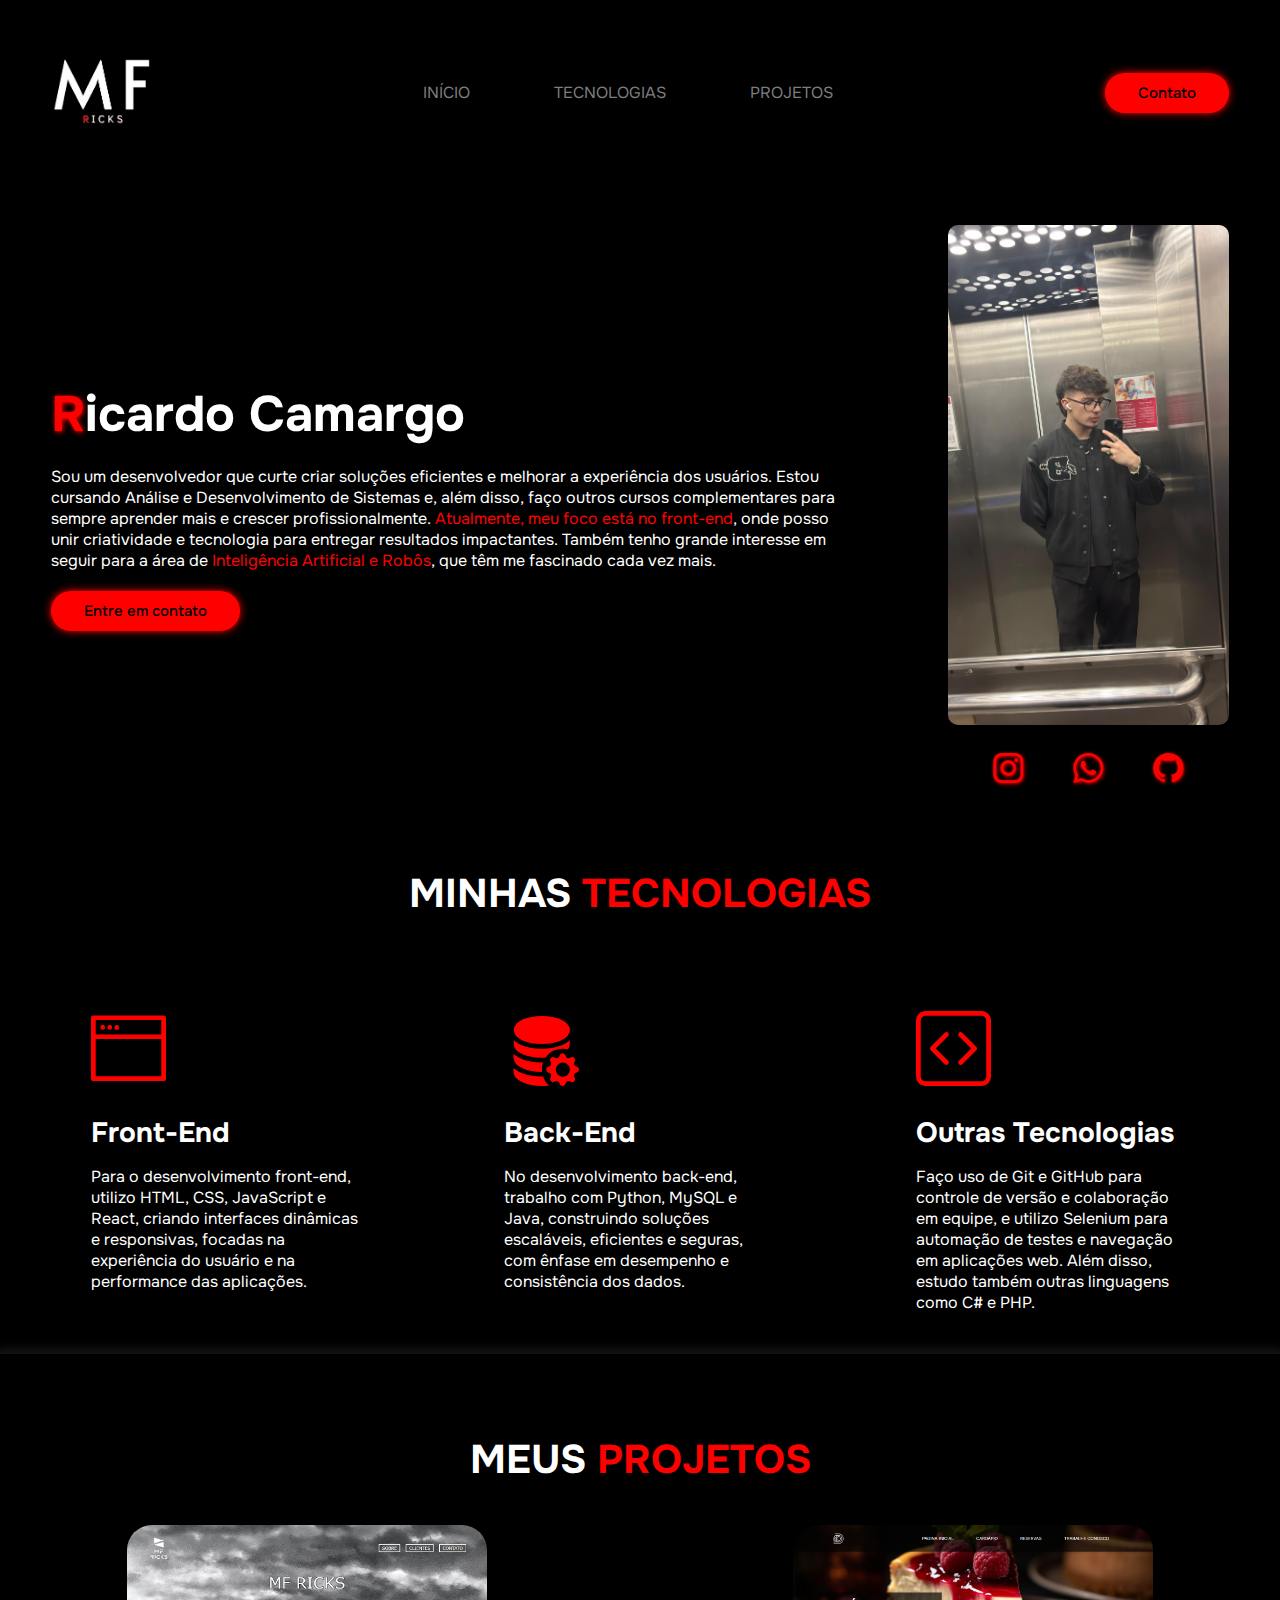
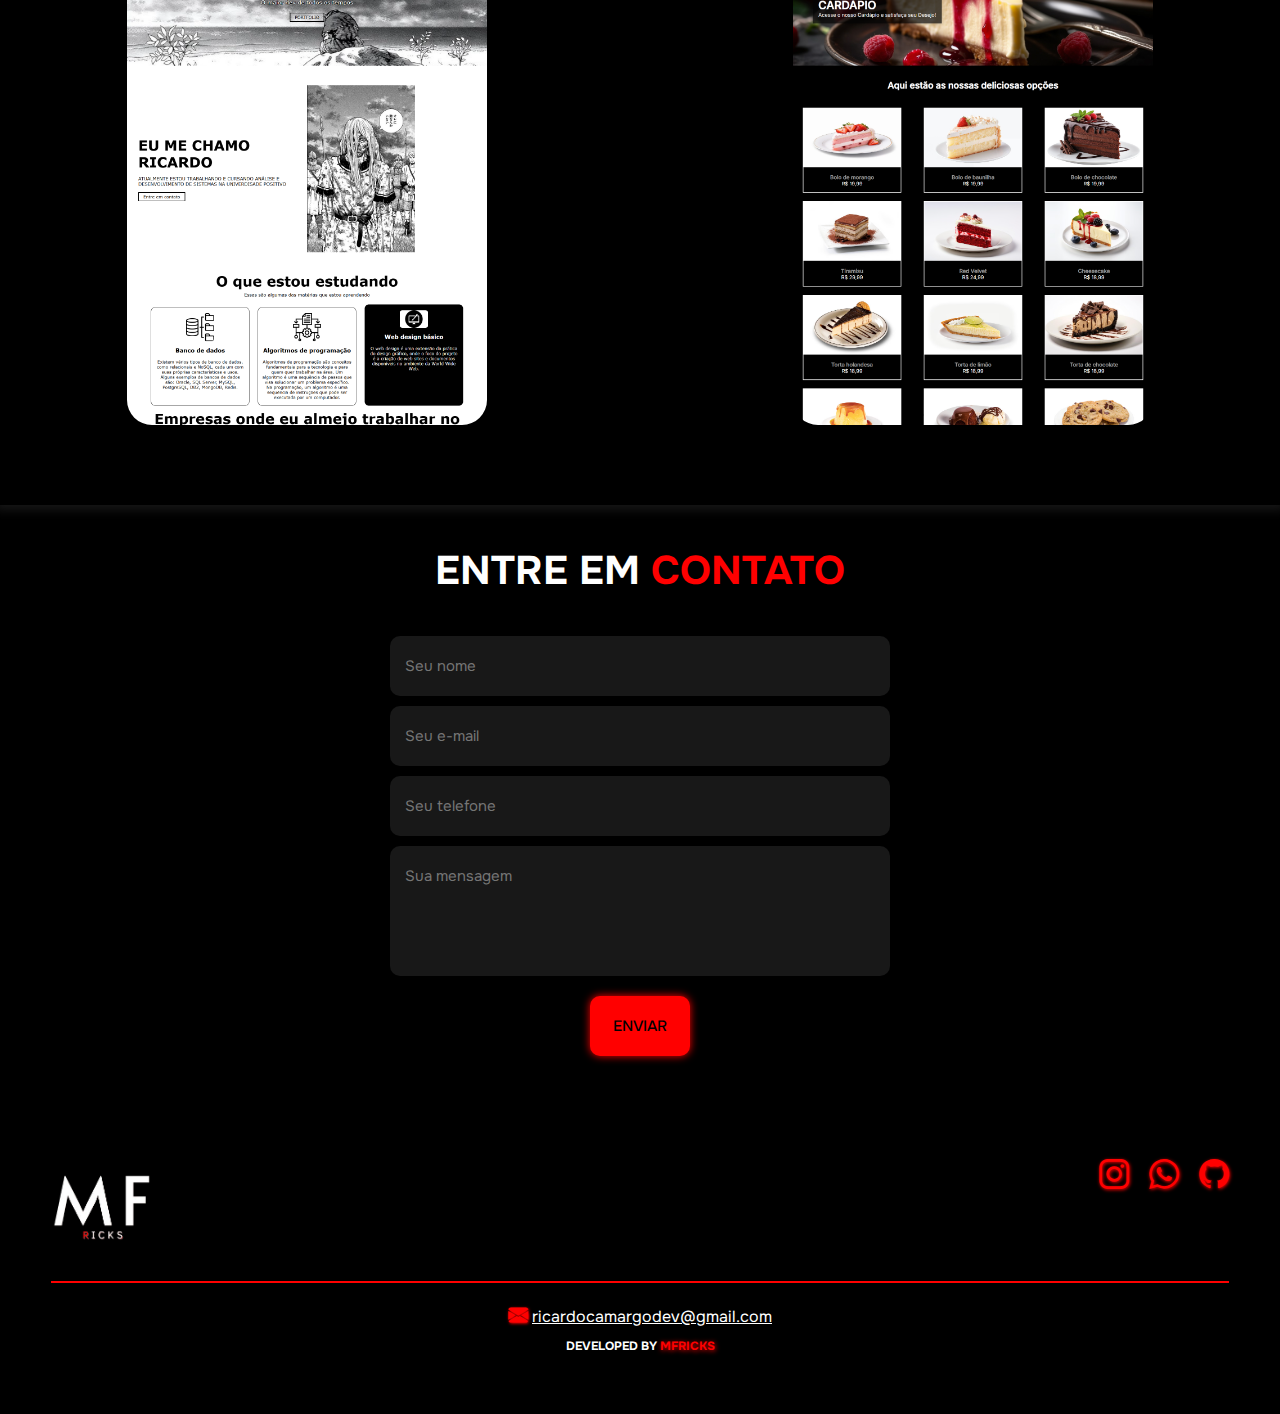
<file: index.html>
<!DOCTYPE html>
<html lang="PT-BRT">
<head>
    <meta charset="UTF-8">
    <meta name="viewport" content="width=device-width, initial-scale=1.0">
    <!--GOOGLE FONTS-->
    <link rel="preconnect" href="https://fonts.googleapis.com">
    <link rel="preconnect" href="https://fonts.gstatic.com" crossorigin>
    <link href="https://fonts.googleapis.com/css2?family=Onest:wght@100..900&display=swap" rel="stylesheet">
    <!--FIM GOOGLE FONTS-->
    <!--BOOTSTRAP ICONS-->
    <link rel="stylesheet" href="https://cdn.jsdelivr.net/npm/bootstrap-icons@1.11.3/font/bootstrap-icons.min.css">
    <!--FIM BOOSTRAP ICONS-->
    <link rel="stylesheet" href="style.css">
    <script src="script.js" defer></script>
    <title>Ricardo Camargo</title>
</head>

<main>
    <body>
    
        <header>
            <div class="interface">
                <div class="logo">
                    <a href="index.html">
                        <img src="img/mf2.png" alt="Logo MFRICKS">
                    </a>
                </div><!--Logo-->
                <nav class="menu-desktop">
                    <ul class="ul">
                        <li><a href="index.html">INÍCIO</a></li>
                        <li><a href="#tecnologias">TECNOLOGIAS</a></li>                     
                        <li><a href="#projetos">PROJETOS</a></li>                       
                    </ul>
                </nav>
                <div class="btn-contato">
                    <a href="#contato">
                        <button>Contato</button>
                    </a>
                </div> <!--Btn-contato-->

                <div class="btn-abrirMenu" id="btn-menu">
                    <i class="bi bi-list"></i>
                </div>
                <div class="menu-mobile" id="menu-mobile">
                    <div class="btn-fechar"><i class="bi bi-x-lg"></i></div>
                    <nav>
                        <ul class="ul">
                            <li><a href="index.html">INÍCIO</a></li>
                            <li><a href="#tecnologias">TECNOLOGIAS</a></li>                     
                            <li><a href="#projetos">PROJETOS</a></li>       
                            <li><a href="#">CONTATO</a></li>                
                        </ul>
                    </nav>
                </div><!--Menu Mobile-->
                
                <div class="overlay-menu" id="overlay-menu"></div>
            </div><!--Interface-->
        </header><!--Header-->
        
        <section class="topo-do-site">
            <div class="interface">
                <div class="flex">
                    <div class="apresentacao-text">
                        <h1><span>R</span>icardo Camargo</h1>
                        <p>Sou um desenvolvedor que curte criar soluções eficientes e melhorar a experiência dos usuários. Estou cursando Análise e Desenvolvimento de Sistemas e, além disso, faço outros cursos complementares para sempre aprender mais e crescer profissionalmente.  <span>Atualmente, meu foco está no front-end</span>, onde posso unir criatividade e tecnologia para entregar resultados impactantes. Também tenho grande interesse em seguir para a área de <span>Inteligência Artificial e Robôs</span>, que têm me fascinado cada vez mais.</p>

                        <div class="btn-contato">
                            <a href="#contato">
                                <button>Entre em contato</button>
                            </a>
                        </div>
                    </div>
                    <div class="apresentao-midias">
                        <img src="img/ricardo.jpeg" alt="descrição da imagem">
                            <div class="links">
                                <a href="https://www.instagram.com/mfrickss/" target="_blank"><i class="bi bi-instagram"></i></a>
                                <a href="https://wa.me/5541988386211" target="_blank"><i class="bi bi-whatsapp"></i></a>
                                <a href="https://github.com/MFrickss"target="_blank"><i class="bi bi-github"></i></a>
                            </div>
                    </div>
                </div> <!--Flex-->
            </div> <!--Interface-->
        </section> <!--Topo do site-->
        
        <section class="tecnologias"> 
            <div class="interface">
                    <h2 id="tecnologias" class="titulo">MINHAS <span>TECNOLOGIAS</span></h2>
                    <div class="flex">
                            <div class="tecno-box">
                                <i class="bi bi-window-fullscreen"></i>
                                <h3 class="nome-tec">Front-End</h3>
                                <p class="desc-tec">Para o desenvolvimento front-end, utilizo HTML, CSS, JavaScript e React, criando interfaces dinâmicas e responsivas, focadas na experiência do usuário e na performance das aplicações.</p>                        
                            </div>
                            <div class="tecno-box">
                                <i class="bi bi-database-fill-gear"></i>
                                <h3 class="nome-tec">Back-End</h3>
                                <p class="desc-tec">No desenvolvimento back-end, trabalho com Python, MySQL e Java, construindo soluções escaláveis, eficientes e seguras, com ênfase em desempenho e consistência dos dados.</p>
                            </div>
                            <div class="tecno-box">
                                <i class="bi bi-code-square"></i>
                                <h3 class="nome-tec">Outras Tecnologias</h3>
                                <p class="desc-tec">Faço uso de Git e GitHub para controle de versão e colaboração em equipe, e utilizo Selenium para automação de testes e navegação em aplicações web. Além disso, estudo também outras linguagens como C# e PHP.</p>
                            </div>                   
                    </div><!--Flex-->
            </div> <!--Interface-->
        </section><!--Tecnologias-->
   
        <section class="portfolio">
            <div class="interface">
                <h2 id="projetos" class="titulo">MEUS <span>PROJETOS</span></h2>
                <div class="flex">
                    <div class="img-port" style="background-image: url('img/wow.png');">
                        <div class="overlay">
                            <a href="https://github.com/MFrickss/Meu-primeiro-portf-lio" target="_blank">Link para o GitHub<a>                             
                        </div>
                    </div>  
                    <div class="img-port" style="background-image: url('img/dd.png');">
                        <div class="overlay">                        
                            <a href="https://github.com/MFrickss/Dessert-Delight" target="_blank">Link para o GitHub</a>
                        </div> 
                    </div>
                <!--<div class="img-port" style="background-image: url(/img/wow.png);"> 
                        <div class="overlay">Projeto 3</div>
                    </div> -->
                </div><!--Flex-->
            </div><!--Interface-->     
        </section><!--Portfólio-->
            
        <section class="contato">
            <div class="interface">
                    <h2 id="contato" class="titulo">ENTRE EM <span>CONTATO</span></h2>
                    <form action="https://formsubmit.co/ricardocamargodev@gmail.com"
                    method="POST">
                        <input type="hidden" name="_captcha" value="false">
                        <input type="text" name="nome" id="nome" placeholder="Seu nome" required>
                        <input type="text" name="email" id="email" placeholder="Seu e-mail" required>
                        <input type="number" name="numero" id="numero" placeholder="Seu telefone">
                        <textarea name="mensagem" id="mensagem" placeholder="Sua mensagem" required></textarea>
                        <div class="btn-enviar"><input type="submit" value="ENVIAR"></div>
                    </form><!--Form-->
            </div><!--Interface-->
            
        </section><!--Contato-->
       
        <footer>
            <div class="interface">
                <div class="lineFooter">
                    <div class="flex">
                        <div class="logo">
                            <a href="index.html">
                                <img src="img/mf2.png" alt="Logo MFRICKS">
                            </a>
                        </div><!--Logo-->
                        <div class="links">
                            <a href="https://www.instagram.com/mfrickss/" target="_blank"><i class="bi bi-instagram"></i></a>
                            <a href="https://wa.me/5541988386211" target="_blank"><i class="bi bi-whatsapp"></i></a>
                            <a href="https://github.com/MFrickss"target="_blank"><i class="bi bi-github"></i></a>
                        </div><!--Links--> 
                    </div>               
                </div><!--Line Footer-->
                <div class="lineFooter borda">
                    <p><i class="bi bi-envelope-fill"></i> <a href="mailto:ricardocamargodev@gmail.com">ricardocamargodev@gmail.com</a></p>
                    <h3>DEVELOPED BY <span data-value="MFRICKS">MFRICKS</span></h3>
                </div>
            </div> <!--Interface-->

        </footer><!--Final Footer-->
           
    </body><!--Body-->
</main><!--Main--> 
</html>
</file>
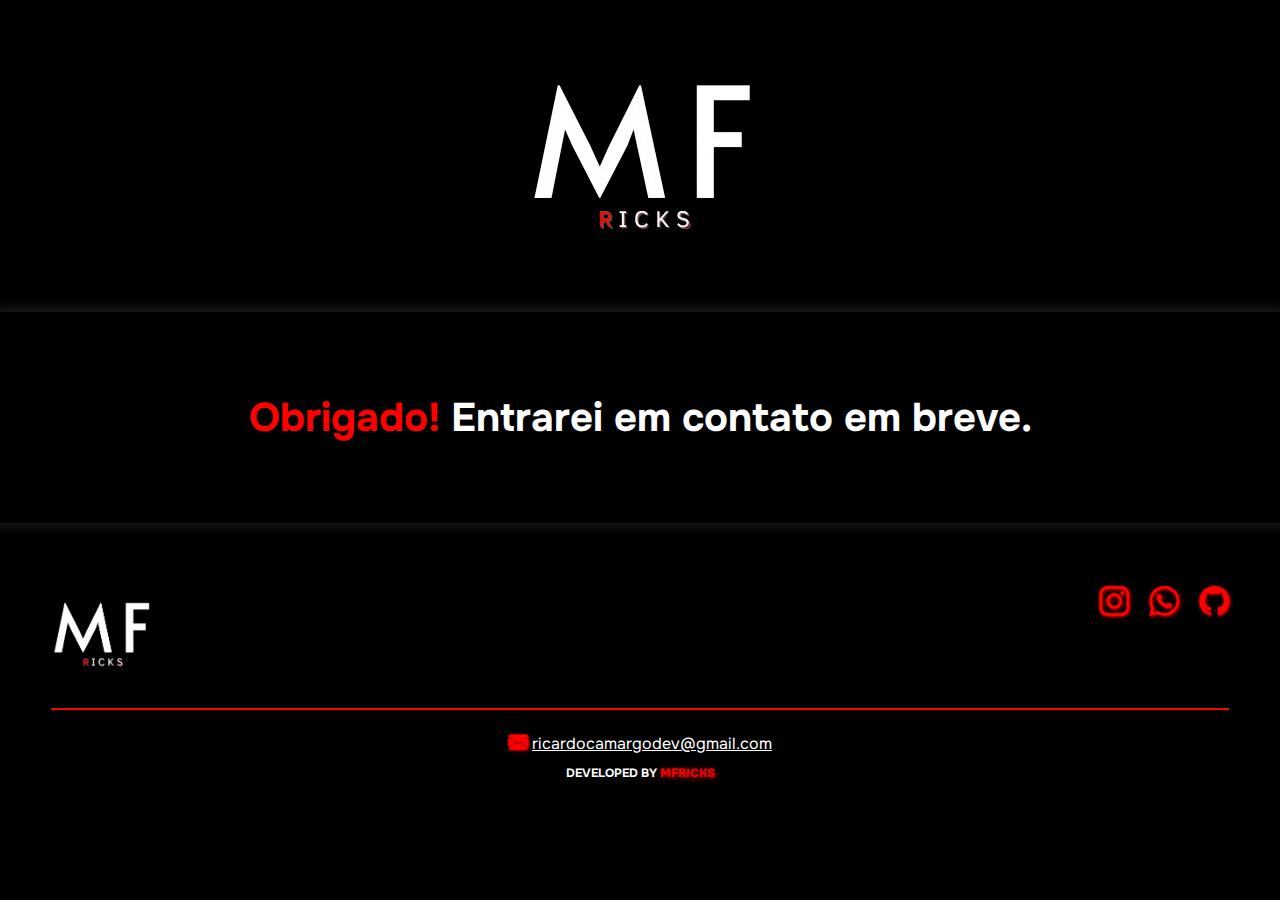
<file: obrigado.html>
<!DOCTYPE html>
<html lang="en">
<head>
    <meta charset="UTF-8">
    <meta name="viewport" content="width=device-width, initial-scale=1.0">
     <!--GOOGLE FONTS-->
     <link rel="preconnect" href="https://fonts.googleapis.com">
     <link rel="preconnect" href="https://fonts.gstatic.com" crossorigin>
     <link href="https://fonts.googleapis.com/css2?family=Onest:wght@100..900&display=swap" rel="stylesheet">
     <!--FIM GOOGLE FONTS-->
     <!--BOOTSTRAP ICONS-->
     <link rel="stylesheet" href="https://cdn.jsdelivr.net/npm/bootstrap-icons@1.11.3/font/bootstrap-icons.min.css">
     <!--FIM BOOSTRAP ICONS-->
     <link rel="stylesheet" href="style.css">
     <script src="script.js"></script>
     <title>Obrigado!</title>
</head>
<body>
    <header>
        <div class="interfaceOBG">
            <div class="logoOBG">
                <a href="index.html">
                    <img src="img/mf2.png" alt="Logo MFRICKS">
                </a>
            </div><!--Logo-->
            <nav class="menu-desktop">
                <ul class="ul">
                    
        </div><!--Interface-->
    </header><!--Header-->

    <section class="portfolio">
        <h2 class="titulo"><span>Obrigado!</span> Entrarei em contato em breve.</h2>
    </section>
    
    <footer>
        <div class="interface">
            <div class="lineFooter">
                <div class="flex">
                    <div class="logo">
                        <a href="index.html">
                            <img src="img/mf2.png" alt="Logo MFRICKS">
                        </a>
                    </div><!--Logo-->
                    <div class="links">
                        <a href="https://www.instagram.com/mfrickss/" target="_blank"><i class="bi bi-instagram"></i></a>
                        <a href="https://wa.me/5541988386211" target="_blank"><i class="bi bi-whatsapp"></i></a>
                        <a href="https://github.com/MFrickss"target="_blank"><i class="bi bi-github"></i></a>
                    </div><!--Links--> 
                </div>               
            </div><!--Line Footer-->
            <div class="lineFooter borda">
                <p><i class="bi bi-envelope-fill"></i> <a href="mailto:ricardocamargodev@gmail.com">ricardocamargodev@gmail.com</a></p>
                <h3>DEVELOPED BY <span data-value="MFRICKS">MFRICKS</span></h3>
            </div>
        </div> <!--Interface-->

    </footer><!--Final Footer-->
</body>
</html>
</file>
<file: style.css>
/* ESTILO GERAL */
*{
    margin: 0;
    padding: 0;
    box-sizing: border-box;
    font-family: "Onest", serif;
    font-optical-sizing: auto;
    scroll-behavior: smooth;
}

body{
    background-color: rgb(0, 0, 0);
    height: 100vh; 
}

.interface{
    max-width: 1200px;
    margin: 0 auto;
}

.flex{
   display: flex;
}

.btn-contato button{
    padding: 10px 33px;
    font-size: 15px;
    font-weight: 500;
    background-color: red;
    border: 0;
    border-radius: 30px;
    cursor: pointer;
    transition: .2s;
    box-shadow: 0px 0px 8px rgb(255, 0, 0);
}

h2.titulo{
    color: #fff;
    font-size: 40px;
    text-align: center;
}

h2.titulo span{
    color: rgb(255, 0, 0);
}

button:hover, form .btn-enviar input:hover{
    transform: scale(1.05);
    box-shadow: 0px 0px 8px rgb(255, 0, 0);
}

.logo:hover{
    transform: scale(1.05);
    transition: .2s;
}

/* ESTILO HEADER */

header{
    padding: 40px 4%;
    flex-wrap: nowrap;
}

header > .interface{
    display: flex;
    align-items: center;
    justify-content: space-between;
}

header a{
    color: #7e7e7e;
    text-decoration: none;
    display: inline-block; /* NECESSÁRIO PARA O TRANSFORM FUNCIONAR, POIS VIROU UM "BLOCK" */
    transition: 0.2s;
}

header nav.menu-desktop a:hover{
    color: #fff;
    transform: scale(1.05);
    transition: .2s;
}

header nav ul{
    list-style-type: none;
}

header nav.menu-desktop ul li{
    display: inline-block;
    padding: 0 40px;
}

.logo img{
    width: 100px;
    height: 100px;
}

/* ESTILO MENU MOBILE */

.menu-mobile{
    background-color: #000;
    height: 100vh;
    position: fixed;
    top: 0;
    right: 0;
    z-index: 99999;
    width: 0%;
    overflow: hidden;
    transition: .2s;
}

.menu-mobile nav ul{
    text-align: right;
}

.menu-mobile nav ul li a{
    color: #fff;
    font-size: 15px;
    font-weight: 300;
    padding: 15px 8%;
    display: block;
}
.menu-mobile nav ul li a:hover{
    background-color: red;
    color: black;
}

.menu-mobile .btn-fechar{
    padding: 20px 5%;
}

.menu-mobile .btn-fechar i{
    color: red;
    font-size: 30px;
}

.btn-abrirMenu i{
    color: red;
    font-size: 40px;
}

.overlay-menu{
    background-color: rgba(0, 0, 0, 0.575);
    width: 100%;
    height: 100%;
    position: fixed;
    top: 0;
    left: 0;
    z-index: 88888;
    display: none;
}
.menu-mobile.abrir-menu{
    width: 60%;
}

.menu-mobile.abrir-menu ~ .overlay-menu{
    display: block;
}
/* ESTILO TOPO DO SITE */

section.topo-do-site{
    padding: 40px 4%;
}

section.topo-do-site .flex{
    align-items: center;
    justify-content: center;
    gap: 90px;
}

.topo-do-site h1{
    color: #fff;
    font-size: 50px;
}

.topo-do-site .apresentacao-text h1 span{
    color: red;
    text-shadow: 1.2px 1.2px 5px rgba(255, 0, 0); 
}

.topo-do-site .apresentacao-text p{
    color: #fff;
    padding: 20px 0;
}

.topo-do-site .apresentao-midias img {
    max-height: 500px;
}

.topo-do-site .links{
    display: flex;
    justify-content: center;
    gap: 50px;
    margin-top: 20px;
}

.topo-do-site .links a i{
    display: inline-block;
    color: red;
    font-size: 30px;
    text-shadow: .9px .9px 3.5px #ff0000; 
}

.links a i:hover{
    transform: scale(1.05);
}

.topo-do-site p span{
    color: red;
}

.topo-do-site img{
    border-radius: 10px;
    transition: .5s;
}

.topo-do-site img:hover{
    transform: scale(1.01);
}

/* ESTILO TECNOLOGIAS */

section.tecnologias{
    padding: 40px 4%;
}

section.tecnologias .flex{
    gap: 60px;
}
.tecno-box{
    width: 500px;
    height: 350px;
}

.tecnologias .tecno-box{
    color: #fff;
    padding: 40px; 
    margin-top: 45px;
    border-radius: 20px;
    transition: .2s;
}

.tecnologias .tecno-box i{
    font-size: 75px;
    color: rgba(255, 0, 0);
}

.tecnologias .tecno-box h3{
    font-size: 28px;
    margin: 15px 0;
}

.tecnologias .tecno-box:hover{
    transform: scale(1.05);
    box-shadow: 0 0 15px #ff00007a;
}

/* ESTILO PORTFÓLIO */

section.portfolio{
    padding: 80px 4%;
    box-shadow: 0 0 10px 05px #ffffff17;
}

section.portfolio .flex{
    justify-content: space-around;
    padding-top: 40px;
}

.img-port{
    width: 360px;
    height: 500px;
    position: relative;
    background-position: 100% 0%;
    cursor: pointer;
    border-radius: 25px;
    transition: 8s;
    background-size: cover;
   
}

.img-port:hover{
    background-position: 100% 100%;
}

.img-port a{
    color: #fff;
    font-size: 18px;
    font-weight: 600;
    text-decoration: none;
    transition: color 0.3s ease;
}
.img-port a:hover {
    color: #ec7272; 
}

.overlay{
    position: absolute;
    top: 0;
    left: 0;
    width: 100%;
    height: 100%;
    background-color: rgba(0, 0, 0, 0.527);
    border-radius: 25px;
    display: flex;
    align-items: center;
    justify-content: center;
    text-align: center;
    font-size: 24px;
    font-weight: 600;
    color: #fff;
    opacity: 0;
    transition: 0.5s;
}

.overlay:hover{
    opacity: 1;
}



/* ESTILO CONTATO */

section.contato{
    padding: 40px 4%;
}

form{
    max-width: 500px;
    margin: 0 auto;
    display: flex;
    justify-content: center;
    flex-direction: column;
    gap: 10px;
    margin-top: 40px;
}

form input, form textarea{
    width: 100%;
    background-color: rgb(24, 24, 24);
    border: 0;
    outline: 0;
    padding: 20px 15px;
    border-radius: 10px;
    color: #fff;
    font-size: 15px;
}

form textarea{
    resize: none;
    height: 130px;
    max-height: 400px;
}

/* código para tirar as setas de up e down do input number no chrome */
input[type="number"]::-webkit-outer-spin-button,
input[type="number"]::-webkit-inner-spin-button {
  -webkit-appearance: none;
  margin: 0;
}

form .btn-enviar{
    margin-top: 10px;
    text-align: center;
}

form .btn-enviar input{
    width: 100px;
    background-color: #ff0000;
    color: black;
    font-weight: 500;
    cursor: pointer;
    transition: 0.2s;
    box-shadow: 0px 0px 8px rgb(255, 0, 0);
}

form.btn-enviar:hover{
    transform: scale(1.05);
}

/* ESTILO FOOTER */

footer{
    padding: 40px 4%;
}

footer .flex{
    justify-content: space-between;
}

footer .lineFooter{
    padding: 20px 0;
}

footer p, a{
    text-align: center;
    color: white;
}
.borda{
    border-top: 2px solid red;
}
footer h3{
    text-align: center;
    color: white;
    font-size: 12px;
    padding-top: 10px;
}

footer h3 span{
    color: red;
    text-shadow: 1.2px 1.2px 5px rgba(255, 0, 0); 
    cursor: no-drop;
}

footer .links{
    display: flex;
    justify-content: center;
    gap: 20px;
}

footer a i{
    display: inline-block;
    color: red;
    font-size: 30px;
    text-shadow: .9px .9px 3.5px rgba(255, 0, 0); 
}

footer a i:hover{
    transform: scale(1.05);
}

footer p i{
    color: red;
    text-shadow: .7px .7px 3px rgba(255, 0, 0);
    font-size: 20px;
}

footer .lineFooter a{
    display: inline-block;
}

footer .lineFooter a:hover{
    transform: scale(1.02);
    transition: .2s;
}



/* ESTILO PÁGINA OBRIGADO */

.interfaceOBG {
    display: flex;
    justify-content: center;
    align-items: center;
}

.logoOBG img {
    max-width: 100%; 
    height: auto; 
}


/* RESPONSIVIDADE */

.btn-abrirMenu{
    display: none;
}

@media screen and (max-width: 1030px){
    /* CLASSES GERAIS */

    .btn-abrirMenu{
        display: block;
    }
    .flex{
        flex-direction: column;
        align-items: center;
    }

    h2.titulo{
        font-size: 28px;
    }

    /* HEADER */
    .menu-desktop, .btn-contato{
        display: none;
    }

    /* TOPO DO SITE */
    section.topo-do-site .flex{
        gap: 10px;
    }
    
    /* TECNOLOGIAS */
    section.tecnologias{
        padding: 40px 8%;
    }

    .tecno-box{
        width: 350px;
        margin-left: 5px;
        margin-right: 5px;
        padding: 5 8%;
    }

    /* PORTFOLIO */
    .img-port{
        margin: 0 auto;
        max-width: 360px;
        width: 100%;
    }
    section.portfolio .flex{
        gap: 60px
    }

}
</file>
